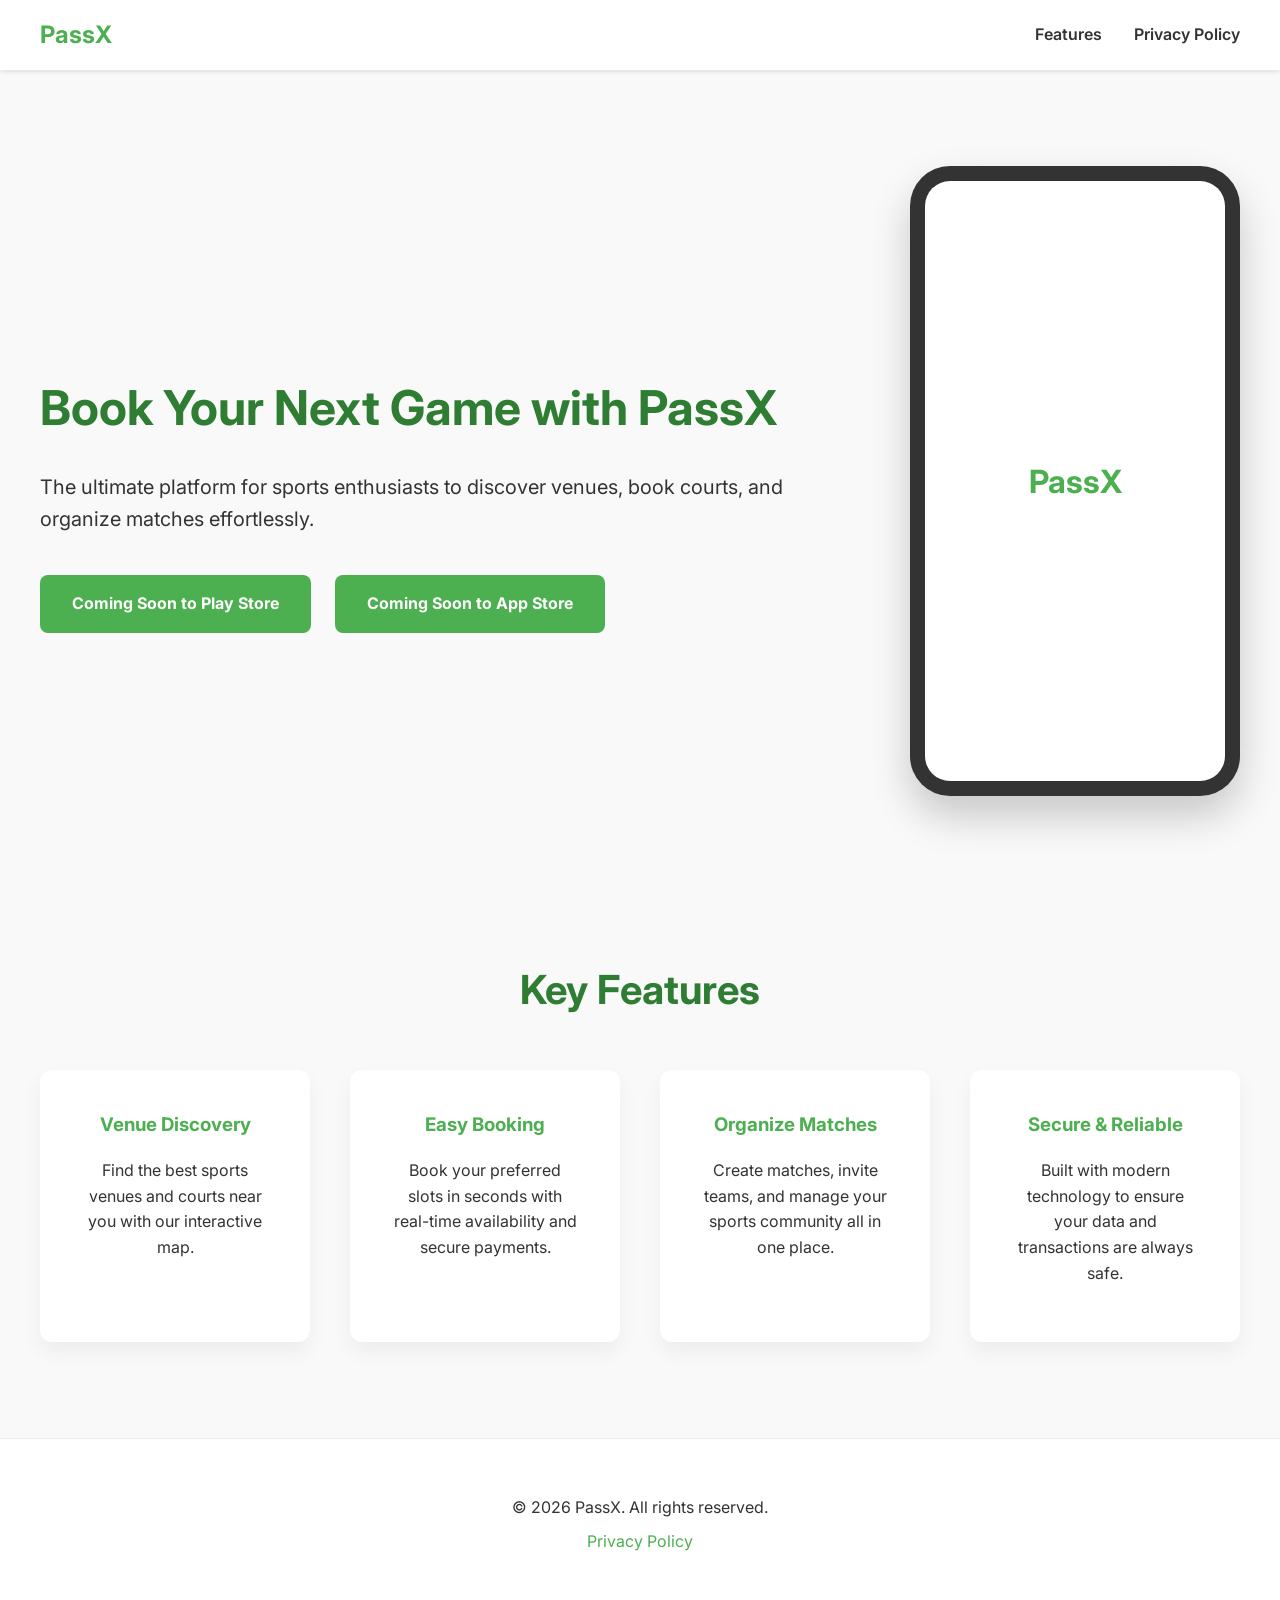
<file: index.html>
<!DOCTYPE html>
<html lang="en">
<head>
    <meta charset="UTF-8">
    <meta name="viewport" content="width=device-width, initial-scale=1.0">
    <title>PassX - Smart Sports & Venue Booking</title>
    <link rel="stylesheet" href="style.css">
    <link rel="preconnect" href="https://fonts.googleapis.com">
    <link rel="preconnect" href="https://fonts.gstatic.com" crossorigin>
    <link href="https://fonts.googleapis.com/css2?family=Inter:wght@400;600;700&display=swap" rel="stylesheet">
</head>
<body>
    <header>
        <nav>
            <div class="logo">PassX</div>
            <ul>
                <li><a href="#features">Features</a></li>
                <li><a href="privacy.html">Privacy Policy</a></li>
            </ul>
        </nav>
    </header>

    <main>
        <section class="hero">
            <div class="hero-content">
                <h1>Book Your Next Game with PassX</h1>
                <p>The ultimate platform for sports enthusiasts to discover venues, book courts, and organize matches effortlessly.</p>
                <div class="app-buttons">
                    <a href="#" class="btn-playstore">Coming Soon to Play Store</a>
                    <a href="#" class="btn-appstore">Coming Soon to App Store</a>
                </div>
            </div>
            <div class="hero-image">
                <!-- Placeholder for app screenshot or illustration -->
                <div class="device-mockup">
                    <div class="screen">
                        <div class="placeholder-app">PassX</div>
                    </div>
                </div>
            </div>
        </section>

        <section id="features" class="features">
            <h2>Key Features</h2>
            <div class="feature-grid">
                <div class="feature-card">
                    <h3>Venue Discovery</h3>
                    <p>Find the best sports venues and courts near you with our interactive map.</p>
                </div>
                <div class="feature-card">
                    <h3>Easy Booking</h3>
                    <p>Book your preferred slots in seconds with real-time availability and secure payments.</p>
                </div>
                <div class="feature-card">
                    <h3>Organize Matches</h3>
                    <p>Create matches, invite teams, and manage your sports community all in one place.</p>
                </div>
                <div class="feature-card">
                    <h3>Secure & Reliable</h3>
                    <p>Built with modern technology to ensure your data and transactions are always safe.</p>
                </div>
            </div>
        </section>
    </main>

    <footer>
        <p>&copy; 2026 PassX. All rights reserved.</p>
        <p><a href="privacy.html">Privacy Policy</a></p>
    </footer>
</body>
</html>
</file>
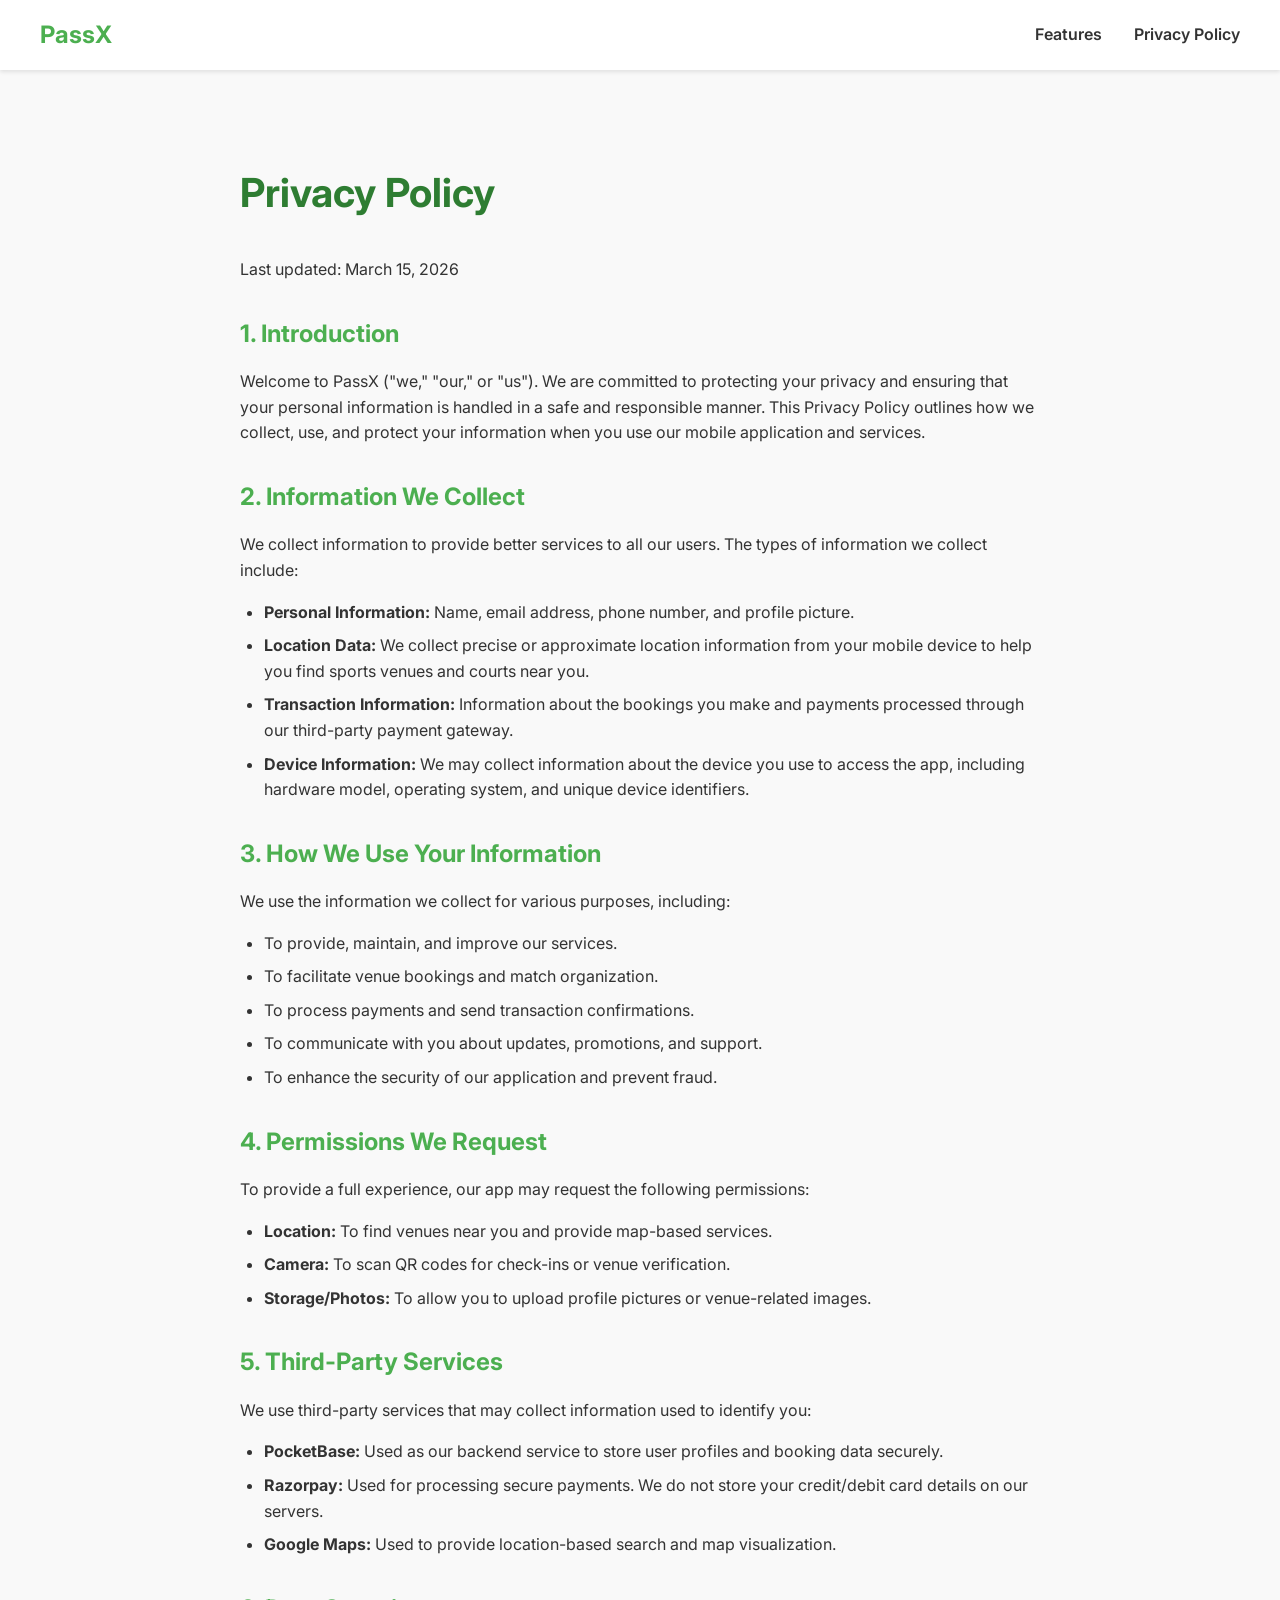
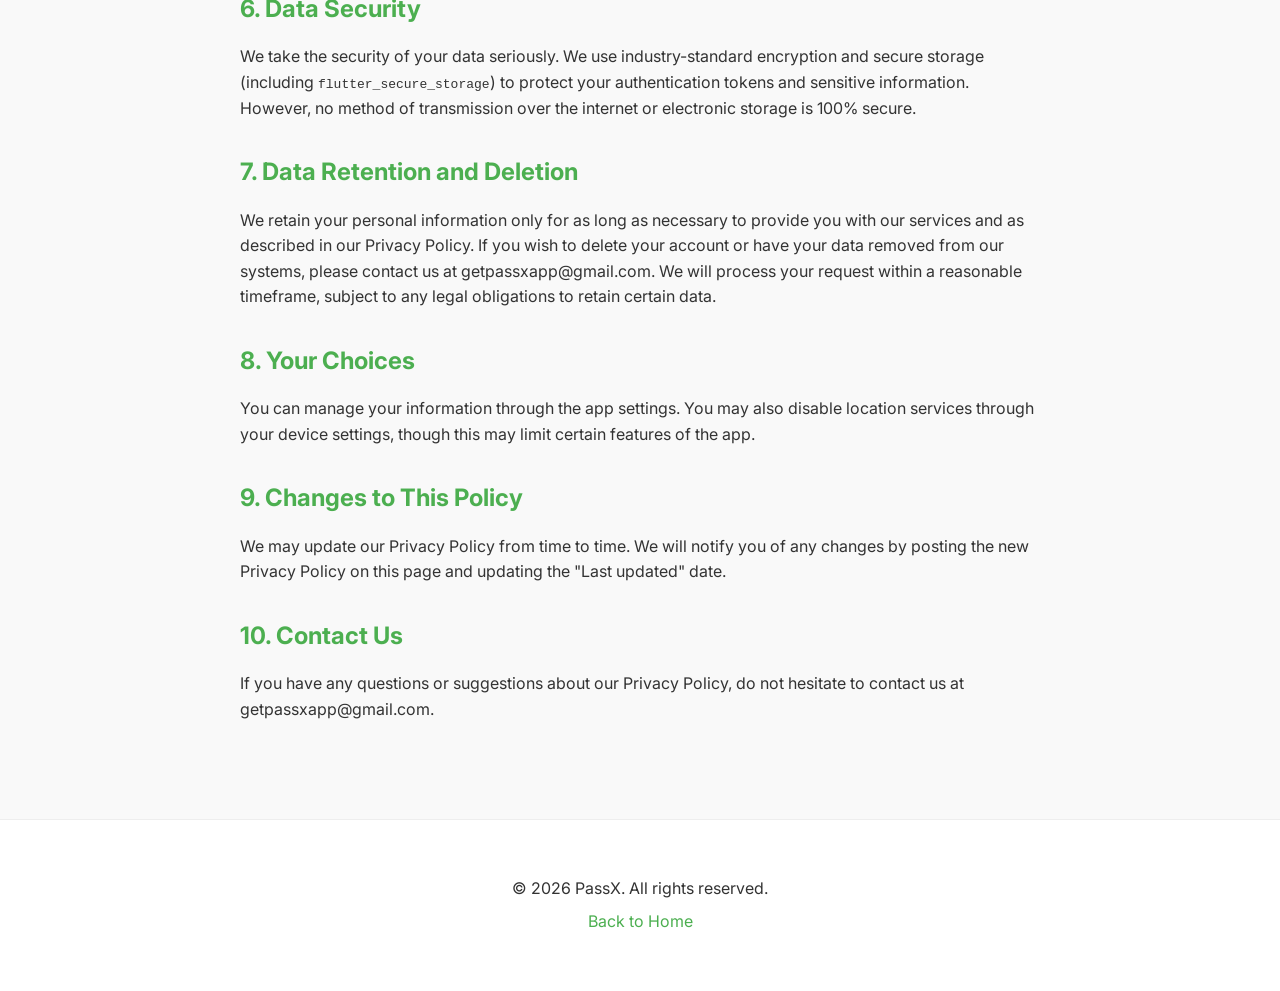
<file: privacy.html>
<!DOCTYPE html>
<html lang="en">
<head>
    <meta charset="UTF-8">
    <meta name="viewport" content="width=device-width, initial-scale=1.0">
    <title>Privacy Policy - PassX</title>
    <link rel="stylesheet" href="style.css">
    <link rel="preconnect" href="https://fonts.googleapis.com">
    <link rel="preconnect" href="https://fonts.gstatic.com" crossorigin>
    <link href="https://fonts.googleapis.com/css2?family=Inter:wght@400;600;700&display=swap" rel="stylesheet">
</head>
<body>
    <header>
        <nav>
            <div class="logo"><a href="index.html" style="text-decoration: none; color: inherit;">PassX</a></div>
            <ul>
                <li><a href="index.html#features">Features</a></li>
                <li><a href="privacy.html">Privacy Policy</a></li>
            </ul>
        </nav>
    </header>

    <main class="privacy-policy">
        <h1>Privacy Policy</h1>
        <p>Last updated: March 15, 2026</p>

        <section>
            <h2>1. Introduction</h2>
            <p>Welcome to PassX ("we," "our," or "us"). We are committed to protecting your privacy and ensuring that your personal information is handled in a safe and responsible manner. This Privacy Policy outlines how we collect, use, and protect your information when you use our mobile application and services.</p>
        </section>

        <section>
            <h2>2. Information We Collect</h2>
            <p>We collect information to provide better services to all our users. The types of information we collect include:</p>
            <ul>
                <li><strong>Personal Information:</strong> Name, email address, phone number, and profile picture.</li>
                <li><strong>Location Data:</strong> We collect precise or approximate location information from your mobile device to help you find sports venues and courts near you.</li>
                <li><strong>Transaction Information:</strong> Information about the bookings you make and payments processed through our third-party payment gateway.</li>
                <li><strong>Device Information:</strong> We may collect information about the device you use to access the app, including hardware model, operating system, and unique device identifiers.</li>
            </ul>
        </section>

        <section>
            <h2>3. How We Use Your Information</h2>
            <p>We use the information we collect for various purposes, including:</p>
            <ul>
                <li>To provide, maintain, and improve our services.</li>
                <li>To facilitate venue bookings and match organization.</li>
                <li>To process payments and send transaction confirmations.</li>
                <li>To communicate with you about updates, promotions, and support.</li>
                <li>To enhance the security of our application and prevent fraud.</li>
            </ul>
        </section>

        <section>
            <h2>4. Permissions We Request</h2>
            <p>To provide a full experience, our app may request the following permissions:</p>
            <ul>
                <li><strong>Location:</strong> To find venues near you and provide map-based services.</li>
                <li><strong>Camera:</strong> To scan QR codes for check-ins or venue verification.</li>
                <li><strong>Storage/Photos:</strong> To allow you to upload profile pictures or venue-related images.</li>
            </ul>
        </section>

        <section>
            <h2>5. Third-Party Services</h2>
            <p>We use third-party services that may collect information used to identify you:</p>
            <ul>
                <li><strong>PocketBase:</strong> Used as our backend service to store user profiles and booking data securely.</li>
                <li><strong>Razorpay:</strong> Used for processing secure payments. We do not store your credit/debit card details on our servers.</li>
                <li><strong>Google Maps:</strong> Used to provide location-based search and map visualization.</li>
            </ul>
        </section>

        <section>
            <h2>6. Data Security</h2>
            <p>We take the security of your data seriously. We use industry-standard encryption and secure storage (including <code>flutter_secure_storage</code>) to protect your authentication tokens and sensitive information. However, no method of transmission over the internet or electronic storage is 100% secure.</p>
        </section>

        <section>
            <h2>7. Data Retention and Deletion</h2>
            <p>We retain your personal information only for as long as necessary to provide you with our services and as described in our Privacy Policy. If you wish to delete your account or have your data removed from our systems, please contact us at getpassxapp@gmail.com. We will process your request within a reasonable timeframe, subject to any legal obligations to retain certain data.</p>
        </section>

        <section>
            <h2>8. Your Choices</h2>
            <p>You can manage your information through the app settings. You may also disable location services through your device settings, though this may limit certain features of the app.</p>
        </section>

        <section>
            <h2>9. Changes to This Policy</h2>
            <p>We may update our Privacy Policy from time to time. We will notify you of any changes by posting the new Privacy Policy on this page and updating the "Last updated" date.</p>
        </section>

        <section>
            <h2>10. Contact Us</h2>
            <p>If you have any questions or suggestions about our Privacy Policy, do not hesitate to contact us at getpassxapp@gmail.com.</p>
        </section>
    </main>

    <footer>
        <p>&copy; 2026 PassX. All rights reserved.</p>
        <p><a href="index.html">Back to Home</a></p>
    </footer>
</body>
</html>
</file>
<file: style.css>
:root {
    --primary-color: #4CAF50;
    --secondary-color: #2E7D32;
    --text-color: #333;
    --bg-color: #f9f9f9;
    --white: #ffffff;
    --font-family: 'Inter', sans-serif;
}

body {
    font-family: var(--font-family);
    margin: 0;
    padding: 0;
    color: var(--text-color);
    background-color: var(--bg-color);
    line-height: 1.6;
}

header {
    background-color: var(--white);
    padding: 1rem 2rem;
    box-shadow: 0 2px 4px rgba(0,0,0,0.1);
}

nav {
    max-width: 1200px;
    margin: 0 auto;
    display: flex;
    justify-content: space-between;
    align-items: center;
}

.logo {
    font-size: 1.5rem;
    font-weight: 700;
    color: var(--primary-color);
}

nav ul {
    list-style: none;
    display: flex;
    gap: 2rem;
    margin: 0;
    padding: 0;
}

nav ul li a {
    text-decoration: none;
    color: var(--text-color);
    font-weight: 600;
    transition: color 0.3s;
}

nav ul li a:hover {
    color: var(--primary-color);
}

main {
    max-width: 1200px;
    margin: 0 auto;
    padding: 2rem;
}

.hero {
    display: flex;
    align-items: center;
    gap: 4rem;
    padding: 4rem 0;
}

.hero-content h1 {
    font-size: 3rem;
    margin-bottom: 1.5rem;
    color: var(--secondary-color);
}

.hero-content p {
    font-size: 1.25rem;
    margin-bottom: 2.5rem;
}

.app-buttons {
    display: flex;
    gap: 1.5rem;
}

.app-buttons a {
    text-decoration: none;
    padding: 1rem 2rem;
    border-radius: 8px;
    font-weight: 700;
    background-color: var(--primary-color);
    color: var(--white);
    transition: background-color 0.3s;
}

.app-buttons a:hover {
    background-color: var(--secondary-color);
}

.device-mockup {
    width: 300px;
    height: 600px;
    background-color: #333;
    border-radius: 40px;
    padding: 15px;
    box-shadow: 0 20px 40px rgba(0,0,0,0.2);
}

.screen {
    width: 100%;
    height: 100%;
    background-color: var(--white);
    border-radius: 25px;
    display: flex;
    justify-content: center;
    align-items: center;
    overflow: hidden;
}

.placeholder-app {
    font-size: 2rem;
    font-weight: 700;
    color: var(--primary-color);
}

.features {
    padding: 4rem 0;
}

.features h2 {
    text-align: center;
    font-size: 2.5rem;
    margin-bottom: 3rem;
    color: var(--secondary-color);
}

.feature-grid {
    display: grid;
    grid-template-columns: repeat(auto-fit, minmax(250px, 1fr));
    gap: 2.5rem;
}

.feature-card {
    background-color: var(--white);
    padding: 2.5rem;
    border-radius: 12px;
    box-shadow: 0 10px 20px rgba(0,0,0,0.05);
    text-align: center;
    transition: transform 0.3s;
}

.feature-card:hover {
    transform: translateY(-10px);
}

.feature-card h3 {
    margin-top: 0;
    color: var(--primary-color);
}

footer {
    background-color: var(--white);
    padding: 3rem 2rem;
    text-align: center;
    border-top: 1px solid #eee;
}

footer p {
    margin: 0.5rem 0;
}

footer a {
    color: var(--primary-color);
    text-decoration: none;
}

.privacy-policy {
    padding: 4rem 1rem;
    max-width: 800px;
}

.privacy-policy h1 {
    font-size: 2.5rem;
    color: var(--secondary-color);
    margin-bottom: 2rem;
}

.privacy-policy h2 {
    font-size: 1.5rem;
    color: var(--primary-color);
    margin-top: 2rem;
    margin-bottom: 1rem;
}

.privacy-policy section {
    margin-bottom: 2rem;
}

.privacy-policy ul {
    padding-left: 1.5rem;
}

.privacy-policy li {
    margin-bottom: 0.5rem;
}

@media (max-width: 900px) {
    .hero {
        flex-direction: column;
        text-align: center;
    }
    .hero-content h1 {
        font-size: 2.5rem;
    }
    .app-buttons {
        justify-content: center;
    }
    .device-mockup {
        margin: 0 auto;
    }
}
</file>
